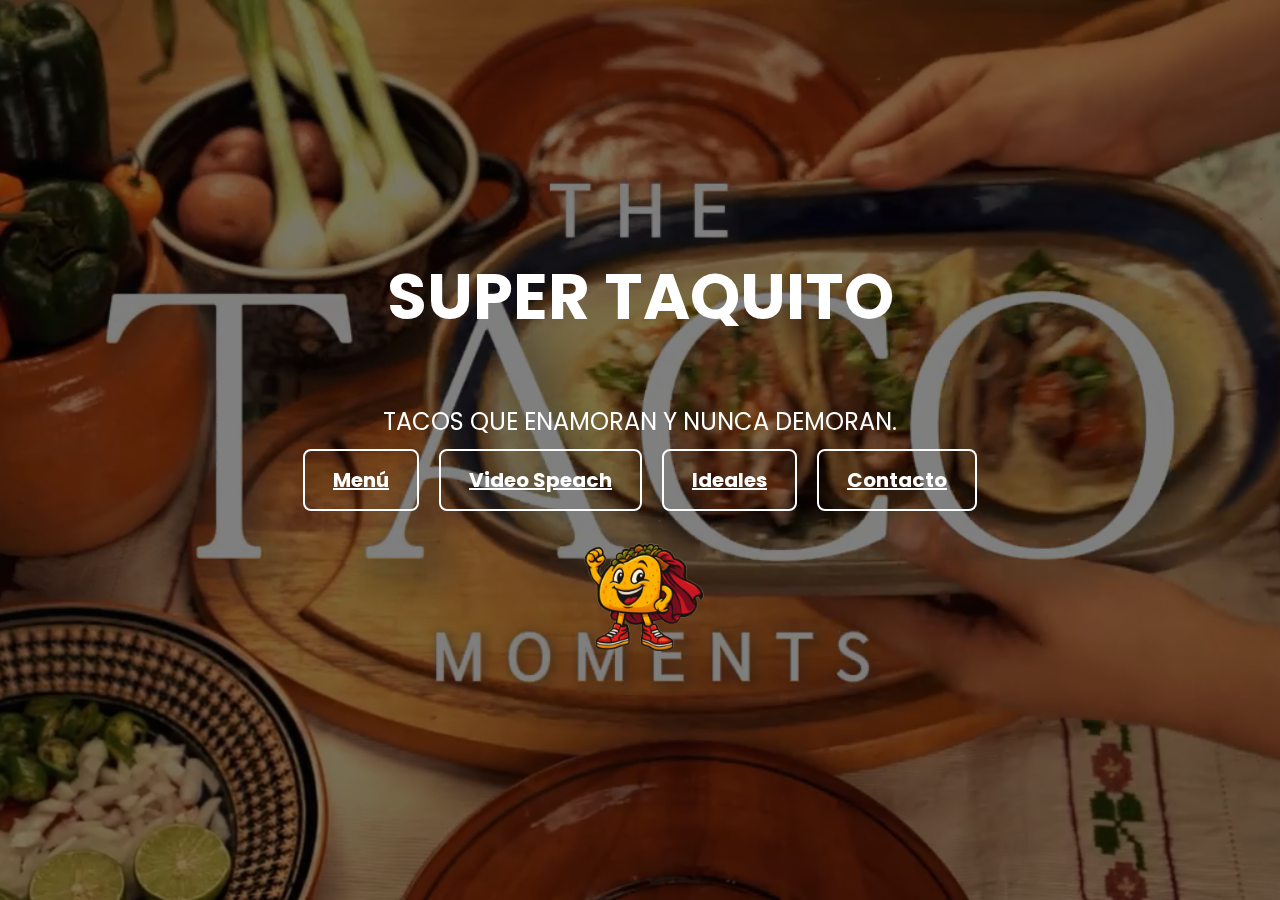
<file: index.html>
<!doctype html>
<html lang="es">
<head>
  <meta charset="utf-8">
  <meta name="viewport" content="width=device-width,initial-scale=1">
  <title>Super Taquito</title>

  <link rel="icon" href="Imagenes/logospt.png" type="logospt/png">

  <link rel="stylesheet" href="css/base.css">
  <link rel="stylesheet" href="css/inicio.css">

</head>
<body>
  <section class="hero">
    <video autoplay muted loop playsinline class="hero-video">
      <source src="Imagenes/video.mp4" type="video/mp4">
    </video>

    <div class="overlay">

      <h1 class="logo">Super Taquito</h1>
      <h2 class="subtitle">Tacos que enamoran y nunca demoran.</h2>

      <div class="nav-buttons">
        <a href="menu.html" class="btn-outline">Menú</a>
        <a href="OLA.html" class="btn-outline">Video Speach</a>
        <a href="Ideales.html" class="btn-outline">Ideales</a>
        <a href="contacto.html" class="btn-outline">Contacto</a>
      </div>

      <div class="bottom-logo">
        <img src="Imagenes/Logito.png" alt="Logo Super Taquito" id="adminAccess">
      </div>

    </div>
  </section>

  <!-- 🔐 Acceso oculto al login -->
  <script>
    document.getElementById("adminAccess").addEventListener("click", () => {
      window.location.href = "login.html";
    });
  </script>

</body>
</html>
</file>
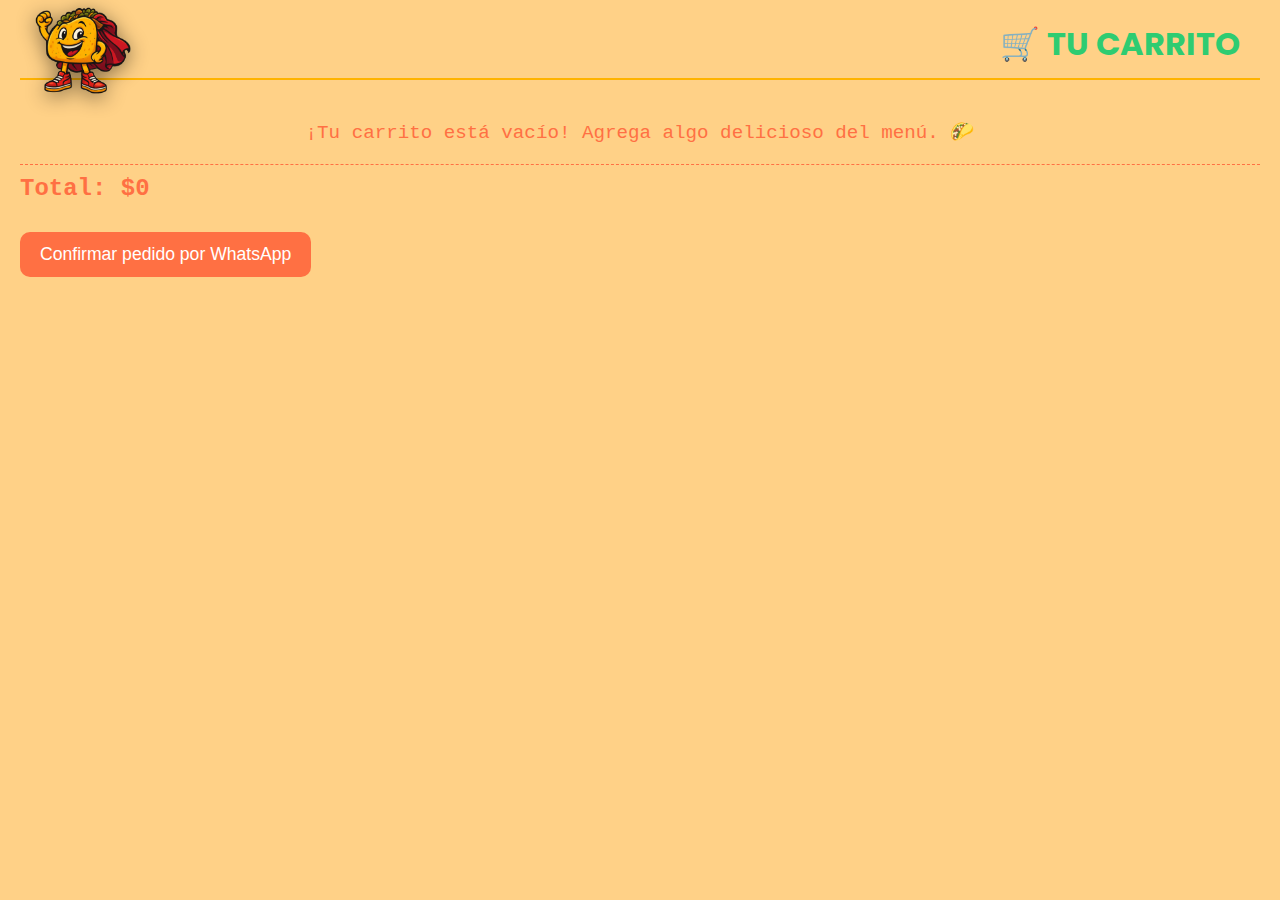
<file: carrito.html>
<!doctype html>
<html lang="es">
<head>
  <meta charset="utf-8">
  <meta name="viewport" content="width=device-width,initial-scale=1">
  <title>Carrito - Super Taquito</title>

  <link rel="icon" href="Imagenes/logospt.png" type="image/png">
  <link rel="stylesheet" href="css/base.css">
  <link rel="stylesheet" href="css/carrito.css">
</head>

<body>

  <header>
    <!-- Logo flotante a la izquierda -->
    <a href="menu.html" class="btn-volver-img">
      <img src="Imagenes/Logito.png" alt="Volver al menú">
    </a>

    <!-- Título alineado a la derecha -->
    <h2 class="titulo-carrito">🛒 Tu Carrito</h2>
  </header>

  <!-- Listado de productos -->
  <div id="carrito-lista"></div>

  <!-- Total -->
  <div class="total" id="total"></div>

  <!-- Botón confirmar -->
  <button id="pedido-btn">Confirmar pedido por WhatsApp</button>


<script>
  /* ============================
       VARIABLES DE CARRITO
  ============================= */
  let carrito = JSON.parse(localStorage.getItem("carrito")) || [];
  const lista = document.getElementById("carrito-lista");
  const totalEl = document.getElementById("total");


  /* ============================
        RENDER PRINCIPAL
  ============================= */
  function renderCarrito() {
    lista.innerHTML = "";
    let total = 0;

    if (carrito.length === 0) {
      lista.innerHTML = `
        <p style="
          text-align:center;
          margin-top:40px;
          font-size:1.2rem;
          color:#ff7043;">
          ¡Tu carrito está vacío! Agrega algo delicioso del menú. 🌮
        </p>`;
      totalEl.textContent = "Total: $0";
      return;
    }

    carrito.forEach((item, i) => {
      item.cantidad = item.cantidad || 1;
      const subtotal = item.precio * item.cantidad;
      total += subtotal;

      const div = document.createElement("div");
      div.classList.add("carrito-item");

      div.innerHTML = `
        <div class="item-info">
          <img src="${item.imagenUrl}" alt="${item.nombre}" class="item-img">
          <span>${item.nombre}</span>
        </div>

        <div class="item-quantity-control">
          <button class="qty-btn minus-btn" data-index="${i}" ${item.cantidad == 1 ? "disabled" : ""}>-</button>
          <input class="qty-input" value="${item.cantidad}" readonly>
          <button class="qty-btn plus-btn" data-index="${i}">+</button>
        </div>

        <div class="item-actions">
          <span class="item-line-total">$${subtotal.toLocaleString("es-ES")}</span>
          <button class="remove-btn" data-index="${i}">❌</button>
        </div>
      `;

      lista.appendChild(div);
    });

    totalEl.textContent = "Total: $" + total.toLocaleString("es-ES");

    activarEventos();
  }


  /* ============================
         EVENTOS DINÁMICOS
  ============================= */
  function activarEventos() {

    // Eliminar ítems
    document.querySelectorAll(".remove-btn").forEach(btn => {
      btn.addEventListener("click", () => {
        const i = btn.dataset.index;
        carrito.splice(i, 1);
        guardar();
        renderCarrito();
      });
    });

    // Botón +
    document.querySelectorAll(".plus-btn").forEach(btn => {
      btn.addEventListener("click", () => {
        const i = btn.dataset.index;
        carrito[i].cantidad++;
        guardar();
        renderCarrito();
      });
    });

    // Botón -
    document.querySelectorAll(".minus-btn").forEach(btn => {
      btn.addEventListener("click", () => {
        const i = btn.dataset.index;
        if (carrito[i].cantidad > 1) {
          carrito[i].cantidad--;
          guardar();
          renderCarrito();
        }
      });
    });
  }


  /* ============================
             GUARDAR
  ============================= */
  function guardar() {
    localStorage.setItem("carrito", JSON.stringify(carrito));
  }


  /* ============================
         CONFIRMAR PEDIDO
  ============================= */
  document.getElementById("pedido-btn").addEventListener("click", () => {
    if (carrito.length === 0) {
      alert("Tu carrito está vacío 😅");
      return;
    }

    const total = carrito.reduce((t,i)=>t + i.precio * i.cantidad, 0);

    const listaPedido = carrito
      .map(i => `${i.cantidad}x ${i.nombre} ($${(i.precio*i.cantidad).toLocaleString("es-ES")})`)
      .join("\n");

    const mensaje = encodeURIComponent(
      "Hola Super Taquito! Quiero hacer este pedido:\n" +
      listaPedido +
      `\n\nTotal: $${total.toLocaleString("es-ES")}`
    );

    window.open(`https://wa.me/5493517015356?text=${mensaje}`, "_blank");
  });


  /* ============================
      INICIAR
  ============================= */
  renderCarrito();
</script>

</body>
</html>
</file>
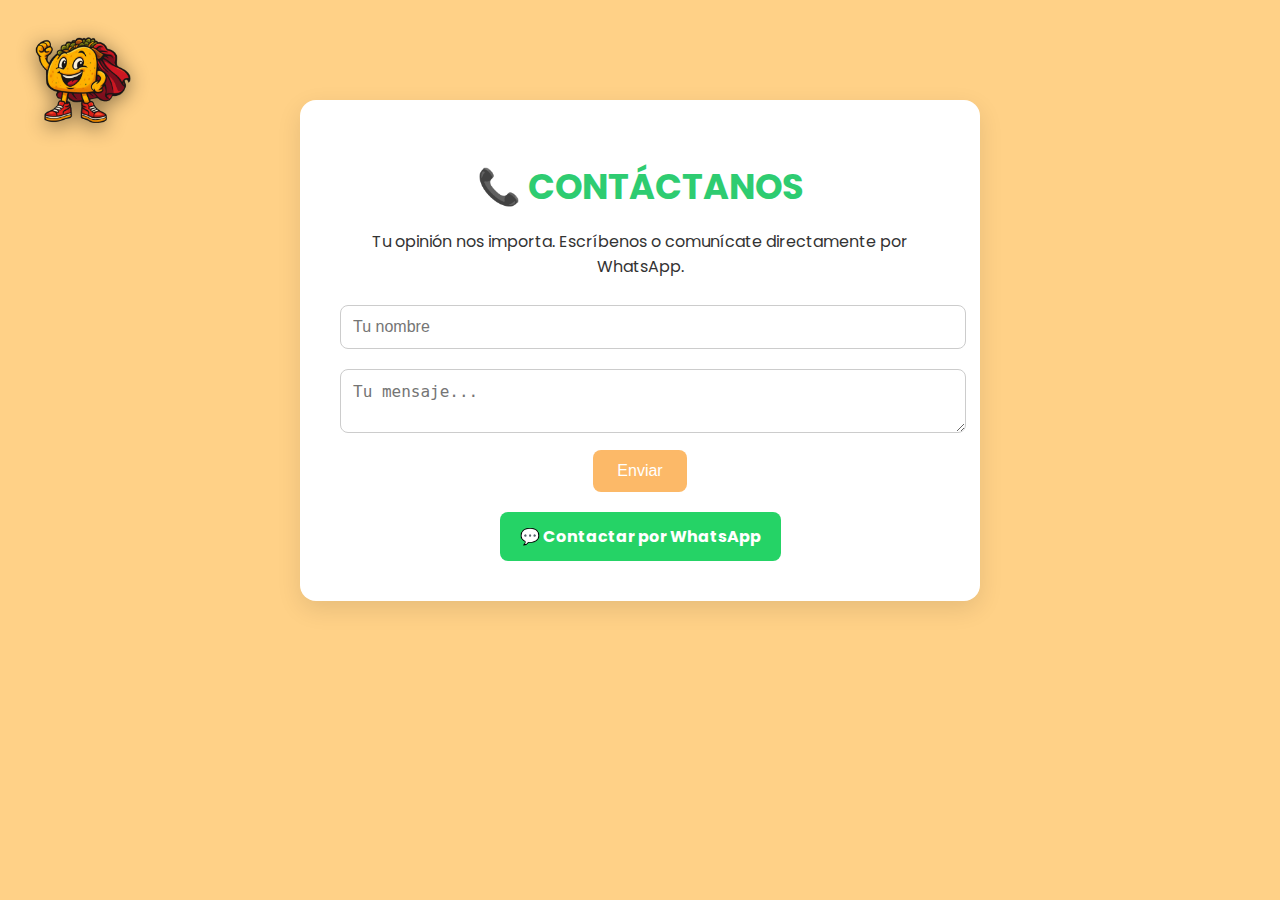
<file: contacto.html>
<!doctype html>
<html lang="es">
<head>
  <meta charset="utf-8">
  <meta name="viewport" content="width=device-width,initial-scale=1">
  <title>Contacto - Super Taquito</title>
  <link rel="icon" href="Imagenes/logospt.png" type="image/png">
  <link rel="stylesheet" href="css/base.css">
  <link rel="stylesheet" href="css/contacto.css">
</head>
<body class="bg-contacto">

<header class="internal-header">
  <a href="index.html" class="logo-float">
    <img src="Imagenes/Logito.png" alt="Volver al inicio" class="logo-animated">
  </a>
</header>

<section class="contact-section">
  <h2>📞 Contáctanos</h2>
  <p>Tu opinión nos importa. Escríbenos o comunícate directamente por WhatsApp.</p>

  <form id="webhookForm" class="contact-form">
    <div class="form-group">
      <input type="text" id="name" placeholder="Tu nombre" required>
    </div>
    <div class="form-group">
      <textarea id="mensaje" placeholder="Tu mensaje..." required></textarea>
    </div>
    <button type="submit" class="btn-outline">Enviar</button>
  </form>

  <a href="https://wa.me/5493517015356?text=${mensaje}" 
     class="btn-whatsapp" target="_blank">💬 Contactar por WhatsApp</a>

  <div id="estado" class="hidden">✅ ¡Mensaje enviado con éxito!</div>
</section>

<script>
  document.getElementById("webhookForm").addEventListener("submit", function (e) {
    e.preventDefault();
    const nombre = document.getElementById("name").value.trim();
    const mensaje = document.getElementById("mensaje").value.trim();
    const estado = document.getElementById("estado");

    if (!mensaje || !nombre) {
      estado.textContent = "Por favor, completa todos los campos.";
      estado.style.color = "red";
      estado.classList.remove("hidden");
      return;
    }

    // 🟢 Cuando tengas el webhook, reemplazá "" por su URL
    fetch("https://discord.com/api/webhooks/1438372610265317447/pk_OK11xzxsQ-y06s2G8mPQYBz-B0RxgH5Q3of5ETeeVpSPP7extkjnZQNwFR7aNFth5", {
      method: "POST",
      headers: { "Content-Type": "application/json" },
      body: JSON.stringify({ content: `📩 Nuevo mensaje de ${nombre}:\n${mensaje}` })
    })
    .then(response => {
      if (response.ok) {
        estado.textContent = "Mensaje enviado correctamente, se te responderá a la brevedad.";
        estado.style.color = "green";
        estado.classList.remove("hidden");
        document.getElementById("mensaje").value = "";
        document.getElementById("name").value = "";
      } else {
        estado.textContent = "Error al enviar el mensaje.";
        estado.style.color = "red";
        estado.classList.remove("hidden");
      }
    })
    .catch(error => {
      console.error("Error:", error);
      estado.textContent = "Error al enviar el mensaje.";
      estado.style.color = "red";
      estado.classList.remove("hidden");
    });
  });
</script>

</body>
</html>
</file>
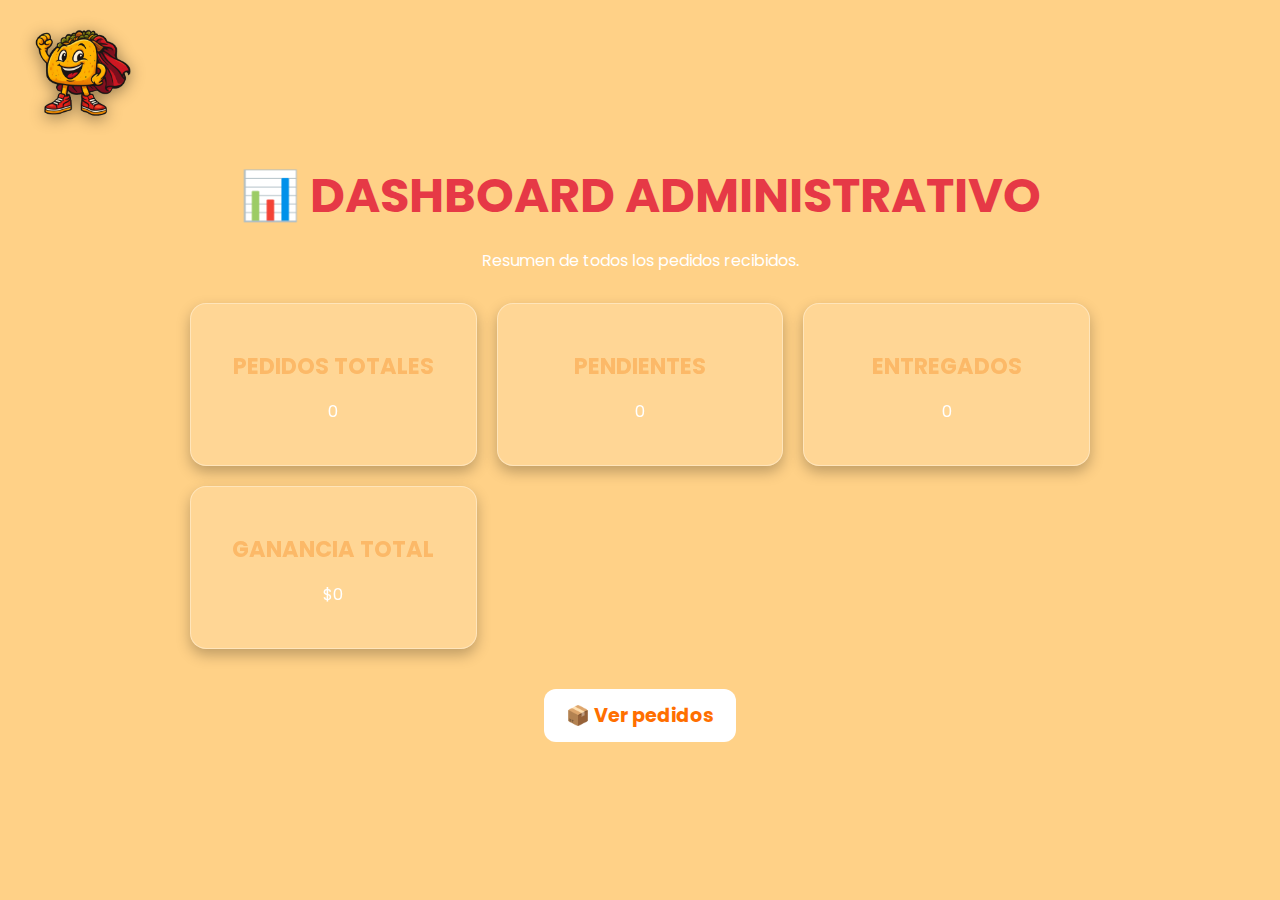
<file: dashboard.html>
<!doctype html>
<html lang="es">
<head>
  <meta charset="utf-8">
  <meta name="viewport" content="width=device-width,initial-scale=1">
  <title>Dashboard - Super Taquito</title>

  <link rel="icon" href="Imagenes/logospt.png" type="image/png">
  <link rel="stylesheet" href="css/base.css">
  <link rel="stylesheet" href="css/contacto.css">

  <style>
    .dashboard-container {
      max-width: 900px;
      margin: 160px auto 50px;
      text-align: center;
      color: white;
      animation: fadeIn 1s ease;
    }

    .stat-grid {
      display: grid;
      gap: 20px;
      grid-template-columns: repeat(auto-fit, minmax(220px, 1fr));
      margin-top: 30px;
    }

    .stat-card {
      background: rgba(255,255,255,0.12);
      border: 1px solid rgba(255,255,255,0.35);
      padding: 25px;
      border-radius: 16px;
      backdrop-filter: blur(6px);
      box-shadow: 0 6px 14px rgba(0,0,0,0.25);
      animation: fadeCard 0.8s ease;
    }

    @keyframes fadeCard {
      from { opacity:0; transform: translateY(10px); }
      to { opacity:1; transform: translateY(0); }
    }

    .stat-card h3 {
      margin-bottom: 10px;
      font-size: 1.4rem;
    }

    .go-pedidos {
      margin-top: 40px;
      display: inline-block;
      padding: 12px 22px;
      border-radius: 12px;
      background: white;
      color: #ff6f00;
      text-decoration: none;
      font-weight: bold;
      font-size: 1.2rem;
      transition: 0.3s;
    }

    .go-pedidos:hover {
      background: #ffe4c4;
      transform: scale(1.05);
    }

    .admin-logo {
      position: fixed;
      top: 20px;
      left: 20px;
      width: 120px;
      animation: float 3s ease-in-out infinite;
      filter: drop-shadow(0 3px 8px rgba(0,0,0,0.4));
      transition: 0.3s;
    }

    .admin-logo:hover {
      transform: scale(1.1);
      filter:
        drop-shadow(0 0 12px rgba(255,255,255,1))
        drop-shadow(0 0 25px rgba(255,180,0,0.95));
    }
  </style>
</head>

<body class="bg-contacto">

  <img src="Imagenes/Logito.png" class="admin-logo" id="goIndex">

  <div class="dashboard-container">
    <h1>📊 Dashboard Administrativo</h1>
    <p>Resumen de todos los pedidos recibidos.</p>

    <div class="stat-grid">
      <div class="stat-card">
        <h3>Pedidos Totales</h3>
        <p id="statTotal">0</p>
      </div>

      <div class="stat-card">
        <h3>Pendientes</h3>
        <p id="statPendientes">0</p>
      </div>

      <div class="stat-card">
        <h3>Entregados</h3>
        <p id="statEntregados">0</p>
      </div>

      <div class="stat-card">
        <h3>Ganancia Total</h3>
        <p id="statGanancia">$0</p>
      </div>
    </div>

    <a href="pedidos.html" class="go-pedidos">📦 Ver pedidos</a>
  </div>

<script>
document.getElementById("goIndex").addEventListener("click", ()=>{
  window.location.href = "index.html";
});

const orders = JSON.parse(localStorage.getItem("st_orders") || "[]");

document.getElementById("statTotal").textContent = orders.length;
document.getElementById("statPendientes").textContent = orders.filter(o=>o.estado==="pendiente").length;
document.getElementById("statEntregados").textContent = orders.filter(o=>o.estado==="entregado").length;

const total = orders.reduce((t,o)=>t+o.total,0);
document.getElementById("statGanancia").textContent = "$" + total.toLocaleString("es-AR");
</script>

</body>
</html>
</file>
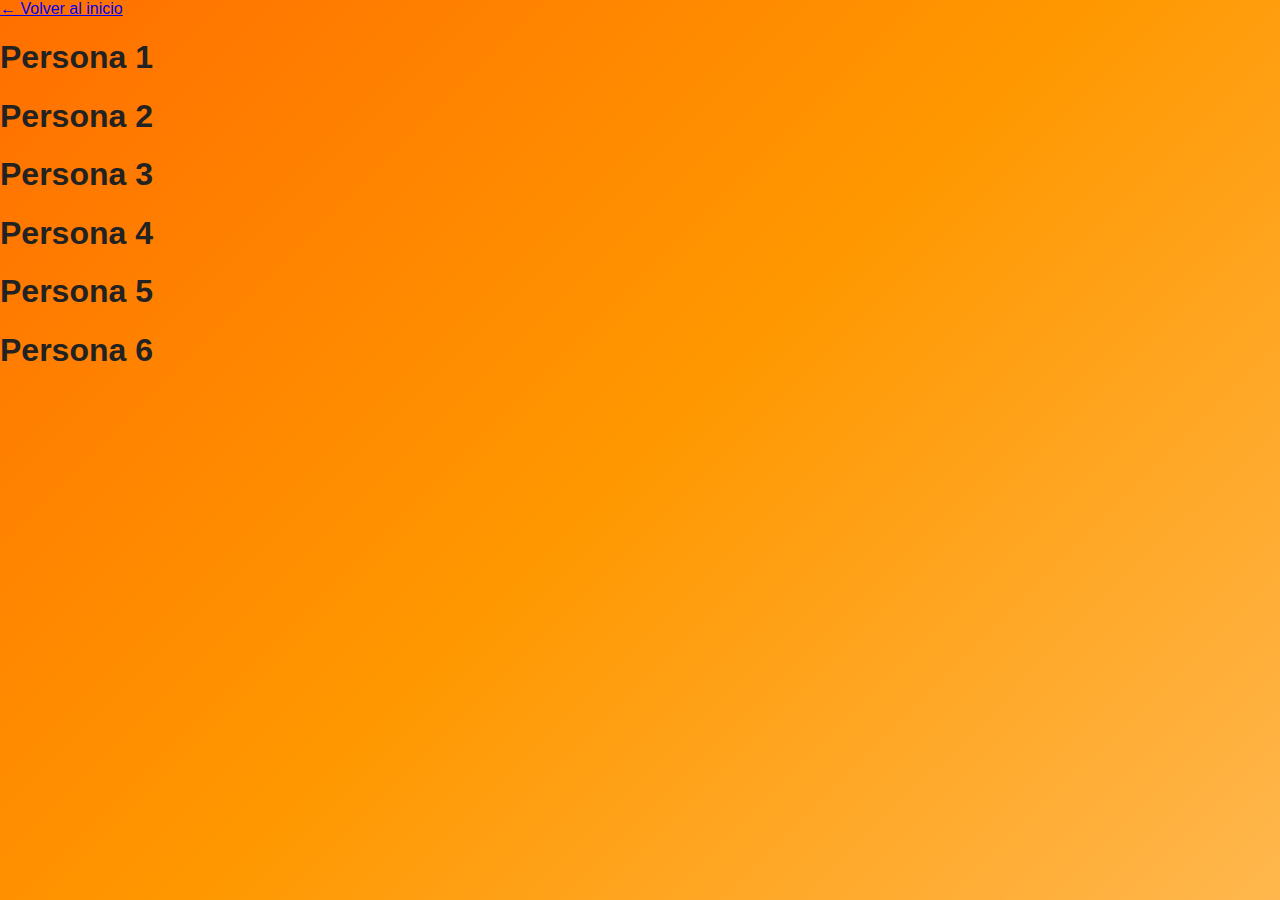
<file: galeria.html>
<!doctype html>
<html lang="es">
<head>
  <meta charset="utf-8">
  <meta name="viewport" content="width=device-width,initial-scale=1">
  <title>Galería - Super Taquito</title>
  <link rel="stylesheet" href="css/style.css">
</head>
<body>
  <header class="internal-header">
    <a href="index.html" class="btn-outline">← Volver al inicio</a>
  </header>

  <!-- Secciones de la galería -->
  <section class="gallery-slide" style="background-image:url('https://randomuser.me/api/portraits/men/32.jpg')">
    <div class="overlay"><h1>Persona 1</h1></div>
  </section>

  <section class="gallery-slide" style="background-image:url('https://randomuser.me/api/portraits/women/44.jpg')">
    <div class="overlay"><h1>Persona 2</h1></div>
  </section>

  <section class="gallery-slide" style="background-image:url('https://randomuser.me/api/portraits/men/21.jpg')">
    <div class="overlay"><h1>Persona 3</h1></div>
  </section>

  <section class="gallery-slide" style="background-image:url('https://randomuser.me/api/portraits/women/65.jpg')">
    <div class="overlay"><h1>Persona 4</h1></div>
  </section>

  <section class="gallery-slide" style="background-image:url('https://randomuser.me/api/portraits/men/54.jpg')">
    <div class="overlay"><h1>Persona 5</h1></div>
  </section>

  <section class="gallery-slide" style="background-image:url('https://randomuser.me/api/portraits/women/12.jpg')">
    <div class="overlay"><h1>Persona 6</h1></div>
  </section>
</body>
</html>
</file>
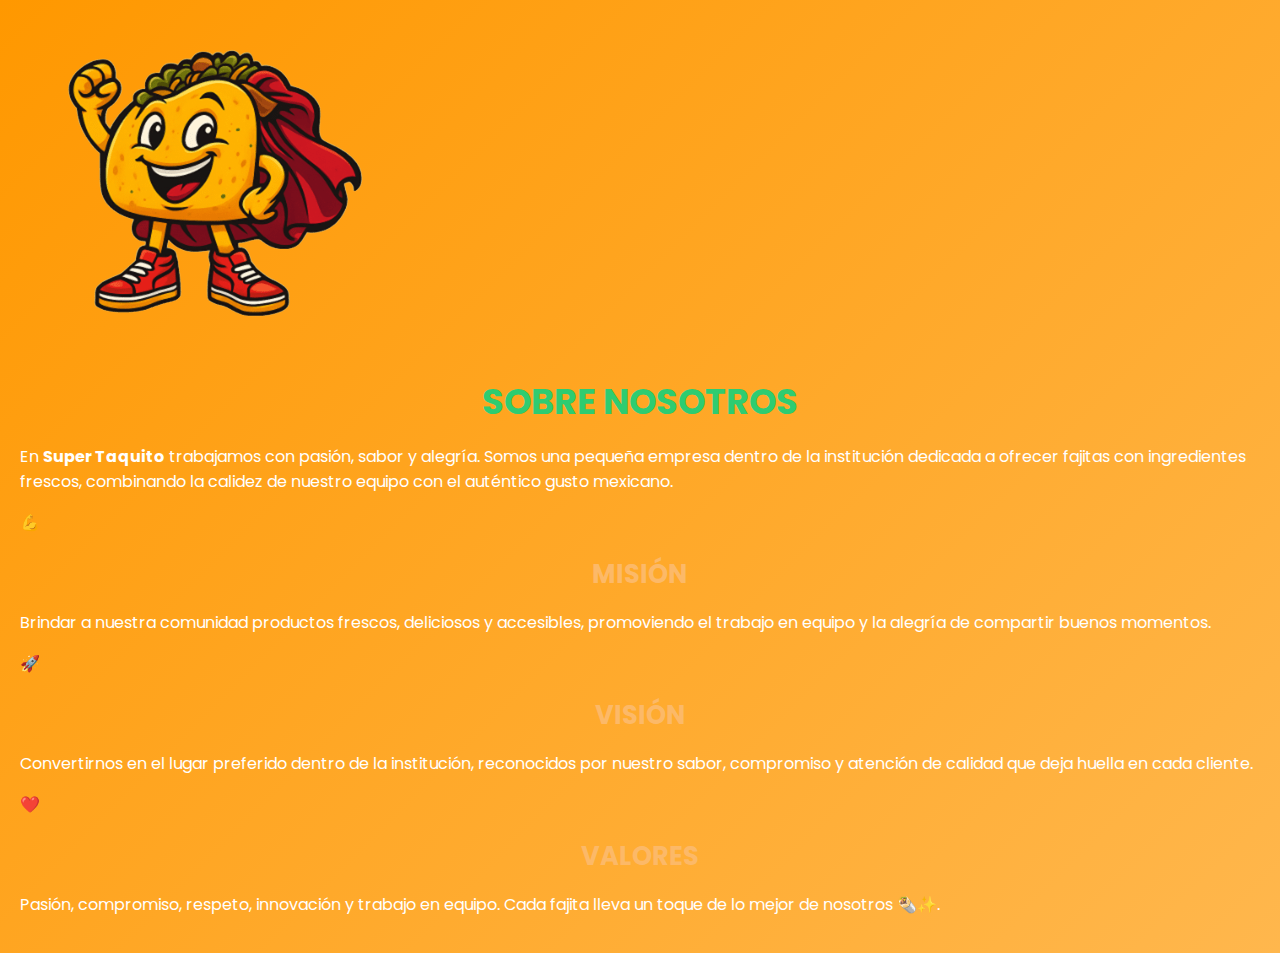
<file: Ideales.html>
<!doctype html>
<html lang="es">
<head>
  <meta charset="utf-8">
  <meta name="viewport" content="width=device-width,initial-scale=1">
  <title>Ideales - Super Taquito</title>
  <link rel="icon" href="Imagenes/Logito.png" type="image/png">

  <!-- CSS base y estilos del módulo -->
  <link rel="stylesheet" href="css/base.css">
  <link rel="stylesheet" href="css/pedidos.css">
  
</head>

<body class="bg-pedidos">
  <a href="index.html" class="btn-volver-img">
      <img src="Imagenes/Logito.png" alt="Volver">
  </a>

  <section class="sobre-nosotros">
    <div class="contenido-sobre">
      <h2> Sobre Nosotros </h2>

      <p>
        En <strong>Super Taquito</strong> trabajamos con pasión, sabor y alegría.  
        Somos una pequeña empresa dentro de la institución dedicada a ofrecer fajitas con ingredientes frescos, 
        combinando la calidez de nuestro equipo con el auténtico gusto mexicano.  
      </p>

      <div class="bloques-sobre">
        
        <div class="bloque">
          <div class="icono">💪</div>
          <h3>MISIÓN</h3>
          <p>
            Brindar a nuestra comunidad productos frescos, deliciosos y accesibles, 
            promoviendo el trabajo en equipo y la alegría de compartir buenos momentos.
          </p>
        </div>

        <div class="bloque">
          <div class="icono">🚀</div>
          <h3>VISIÓN</h3>
          <p>
            Convertirnos en el lugar preferido dentro de la institución, reconocidos por nuestro sabor, 
            compromiso y atención de calidad que deja huella en cada cliente.
          </p>
        </div>

        <div class="bloque">
          <div class="icono">❤️</div>
          <h3>VALORES</h3>
          <p>
            Pasión, compromiso, respeto, innovación y trabajo en equipo.  
            Cada fajita lleva un toque de lo mejor de nosotros 🌯✨.
          </p>
        </div>

      </div>
    </div>
  </section>

  <script>
    document.addEventListener("DOMContentLoaded", () => {
      const seccion = document.querySelector(".sobre-nosotros");
      seccion.style.opacity = 0;
      setTimeout(() => {
        seccion.style.transition = "opacity 1.2s ease-in-out";
        seccion.style.opacity = 1;
      }, 200);
    });
  </script>

</body>
</html>
</file>
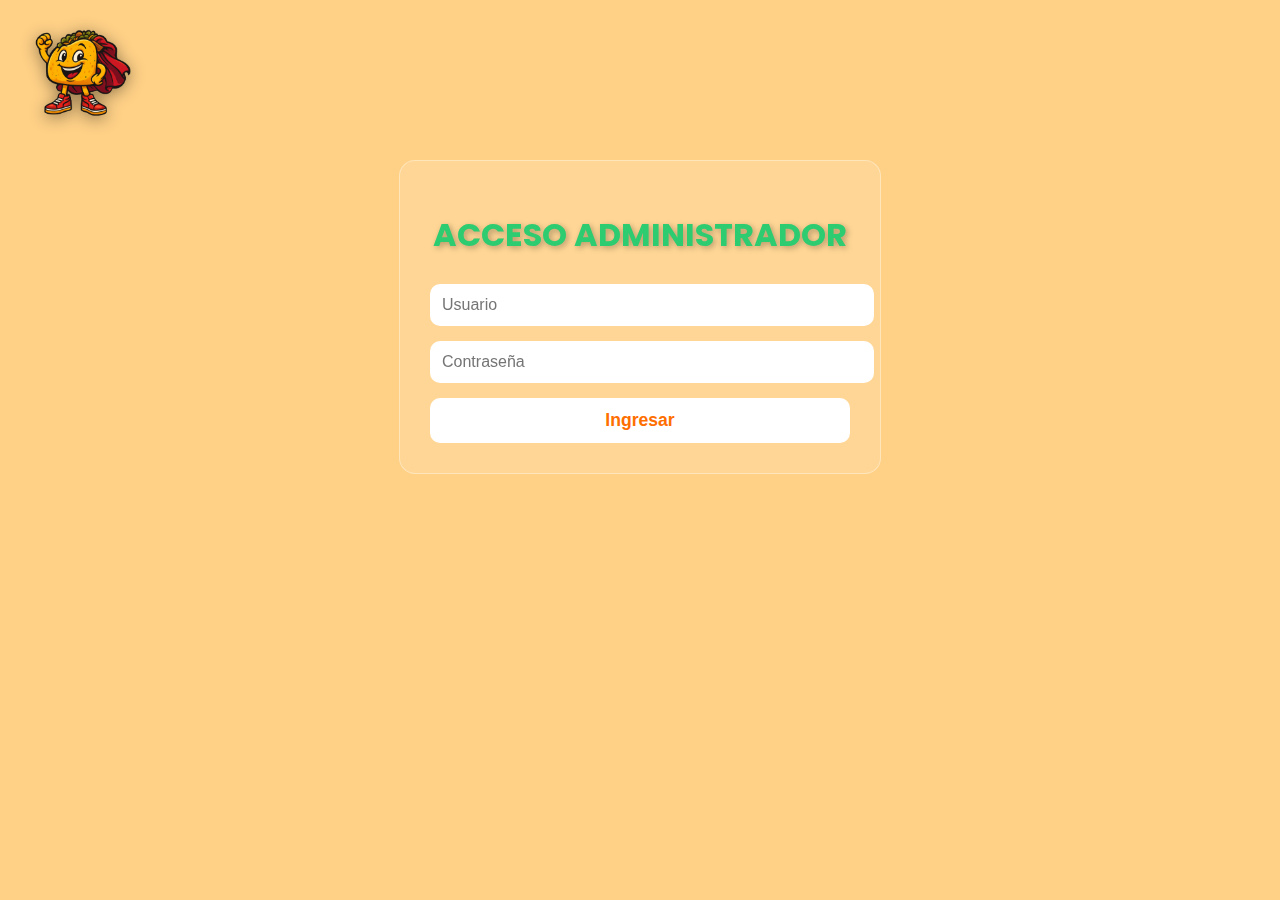
<file: login.html>
<!doctype html>
<html lang="es">
<head>
  <meta charset="utf-8">
  <meta name="viewport" content="width=device-width,initial-scale=1">
  <title>Acceso Administrador - Super Taquito</title>

  <link rel="icon" href="Imagenes/logospt.png" type="image/png">
  <link rel="stylesheet" href="css/base.css">
  <link rel="stylesheet" href="css/contacto.css">

  <style>
    .login-container {
      max-width: 420px;
      margin: 160px auto 0;
      background: rgba(255,255,255,0.12);
      border: 1px solid rgba(255,255,255,0.35);
      padding: 30px;
      border-radius: 16px;
      backdrop-filter: blur(6px);
      text-align: center;
      color: white;
      animation: fadeIn 1s ease;
    }

    .login-container h2 {
      margin-bottom: 25px;
      font-size: 2rem;
      text-shadow: 2px 2px 6px rgba(0,0,0,0.3);
    }

    .login-container input {
      width: 100%;
      padding: 12px;
      margin-bottom: 15px;
      border-radius: 10px;
      border: none;
      outline: none;
      font-size: 1rem;
    }

    .login-btn {
      width: 100%;
      padding: 12px;
      border-radius: 10px;
      background: white;
      color: #ff6f00;
      border: none;
      font-weight: bold;
      cursor: pointer;
      font-size: 1.1rem;
      transition: 0.3s;
    }

    .login-btn:hover {
      background: #ffe4c4;
      transform: scale(1.05);
    }

    /* Logo flotante igual al contacto */
    .admin-logo {
      position: fixed;
      top: 20px;
      left: 20px;
      width: 120px;
      animation: float 3s ease-in-out infinite;
      filter: drop-shadow(0 3px 8px rgba(0,0,0,0.4));
      transition: 0.3s;
    }

    .admin-logo:hover {
      transform: scale(1.1);
      filter:
        drop-shadow(0 0 12px rgba(255,255,255,1))
        drop-shadow(0 0 25px rgba(255,180,0,0.95));
    }

    @keyframes float {
      0%,100% { transform: translateY(0); }
      50% { transform: translateY(-8px); }
    }
  </style>
</head>
<body class="bg-contacto">

  <a href="index.html">
    <img src="Imagenes/Logito.png" class="admin-logo">
  </a>

  <div class="login-container">
    <h2>Acceso Administrador</h2>

    <input type="text" id="user" placeholder="Usuario">
    <input type="password" id="pass" placeholder="Contraseña">

    <button class="login-btn" id="loginBtn">Ingresar</button>
    <p id="loginError" style="margin-top:10px; color:#ffebee; display:none;">
      Usuario o contraseña incorrectos.
    </p>
  </div>

<script>
document.getElementById("loginBtn").addEventListener("click", () => {
  const u = document.getElementById("user").value.trim();
  const p = document.getElementById("pass").value.trim();

  if (u === "Administrador" && p === "Nixcobt") {
    localStorage.setItem("adminLogged", "true");
    window.location.href = "dashboard.html";
  } else {
    document.getElementById("loginError").style.display = "block";
  }
});
</script>

</body>
</html>
</file>
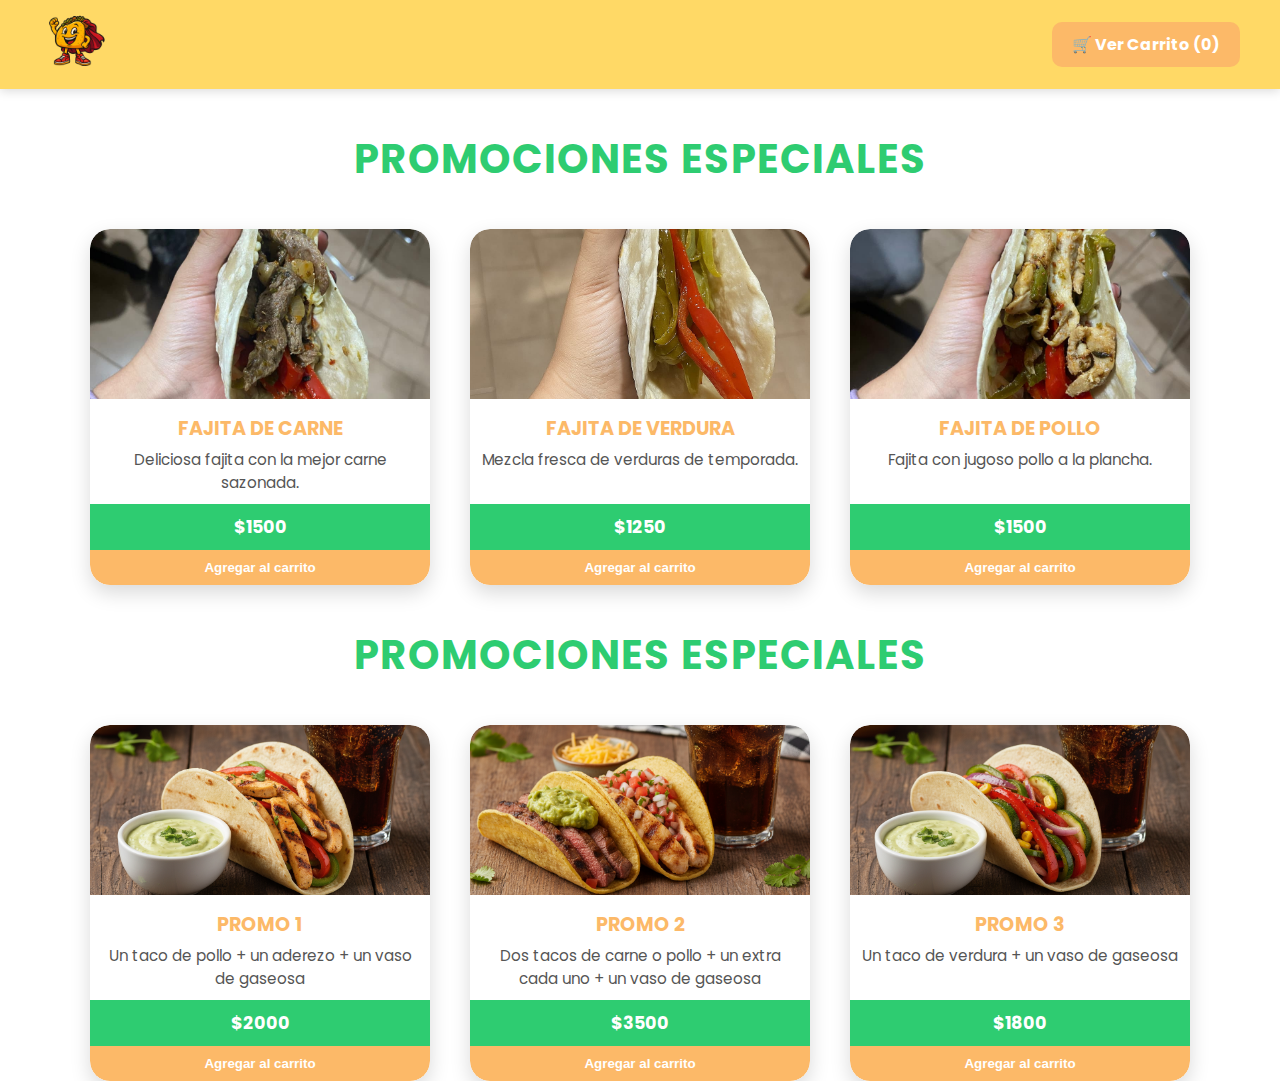
<file: menu.html>
<!doctype html>
<html lang="es">
<head>
  <meta charset="utf-8">
  <meta name="viewport" content="width=device-width,initial-scale=1">
  <title>Menú - Super Taquito</title>
  <link rel="icon" href="Imagenes/logospt.png" type="image/png">

  <link rel="stylesheet" href="css/base.css">
  <link rel="stylesheet" href="css/menu.css">
  
  <style>
    /* 👇 FIX: asegura que las tarjetas se alineen en filas parejas */
    .container > .grid {
      display: grid;
      grid-template-columns: repeat(auto-fit, minmax(280px, 1fr));
      gap: 40px;
      justify-items: center;
      align-items: stretch; /* fuerza que todas las tarjetas tengan misma altura */
      width: 100%;
      max-width: 1100px;
      margin: 0 auto;
    }

    .card {
      height: 100%; /* que ocupen todo el alto disponible */
      display: flex;
      flex-direction: column;
      justify-content: space-between;
    }
  </style>
</head>

<body>
  <header>
    <a href="index.html">
      <img src="Imagenes/Logito.png" alt="Logo Super Taquito" class="logo" width="80">
    </a>
    <a href="carrito.html" class="cart-btn">🛒 Ver Carrito (<span id="cart-count">0</span>)</a>
  </header>

  <!-- Catálogo principal -->
  <section class="container">
    <h2> Promociones Especiales</h2>
    <div class="grid">
      <div class="card">
        <img src="Imagenes/fajitascarte.jpg" alt="Fajita de carne">
        <h3>Fajita de carne</h3>
        <p>Deliciosa fajita con la mejor carne sazonada.</p>
        <div class="price">$1500
        </div>
        <button onclick="agregarAlCarrito('Fajita de carne', 1500, 'Imagenes/fajitascarte.jpg')">Agregar al carrito</button>
      </div>

      <div class="card">
        <img src="Imagenes/faijtasverdura.jpg" alt="Fajita de verdura">
        <h3>Fajita de verdura</h3>
        <p>Mezcla fresca de verduras de temporada.</p>
        <div class="price">$1250</div>
        <button onclick="agregarAlCarrito('Fajita de verdura', 1250, 'Imagenes/faijtasverdura.jpg')">Agregar al carrito</button>
      </div>

      <div class="card">
        <img src="Imagenes/fajitaspollo.jpg" alt="Fajita de pollo">
        <h3>Fajita de pollo</h3>
        <p>Fajita con jugoso pollo a la plancha.</p>
        <div class="price">$1500</div>
        <button onclick="agregarAlCarrito('Taco de Pollo', 1500, 'Imagenes/fajitaspollo.jpg')">Agregar al carrito</button>
      </div>
    </div>
  </section>

  <!-- Promociones especiales -->
  <section class="container">
    <h2> Promociones Especiales</h2>
    <div class="grid">
      <div class="card">
        <img src="Imagenes/promo1.png" alt="Taco Pollo + Aderezo + Gaseosa">
        <h3>Promo 1</h3>
        <p>Un taco de pollo + un aderezo + un vaso de gaseosa</p>
        <div class="price">$2000</div>
        <button onclick="agregarAlCarrito('Promo 1: Taco Pollo, Aderezo y Gaseosa', 2000, 'Imagenes/promo1.png')">Agregar al carrito</button>
      </div>

      <div class="card">
        <img src="Imagenes/promo2.png" alt="Dos Tacos (Carne/Pollo) + Extras + Gaseosa">
        <h3>Promo 2</h3>
        <p>Dos tacos de carne o pollo + un extra cada uno + un vaso de gaseosa</p>
        <div class="price">$3500</div>
        <button onclick="agregarAlCarrito('Promo 2: 2 Tacos (Carne/Pollo), Extras y Gaseosa', 3500, 'Imagenes/promo2.png')">Agregar al carrito</button>
      </div>

      <div class="card">
        <img src="Imagenes/promo3.png" alt="Taco Verdura + Gaseosa">
        <h3>Promo 3</h3>
        <p>Un taco de verdura + un vaso de gaseosa</p>
        <div class="price">$1800</div>
        <button onclick="agregarAlCarrito('Promo 3: Taco Verdura y Gaseosa', 1800, 'Imagenes/promo3.png')">Agregar al carrito</button>
      </div>
    </div>
  </section>

  <script>
    function obtenerCarrito() {
      return JSON.parse(localStorage.getItem("carrito")) || [];
    }

    function guardarCarrito(carrito) {
      localStorage.setItem("carrito", JSON.stringify(carrito));
      document.getElementById("cart-count").textContent = carrito.length;
    }

    function agregarAlCarrito(nombre, precio, imagenUrl) {
      let carrito = obtenerCarrito();
      carrito.push({ nombre, precio, imagenUrl });
      guardarCarrito(carrito);
      alert(`${nombre} agregado al carrito 🛒`);
    }

    document.addEventListener("DOMContentLoaded", () => {
      const carrito = obtenerCarrito();
      document.getElementById("cart-count").textContent = carrito.length;
    });
  </script>
</body>
</html>
</file>
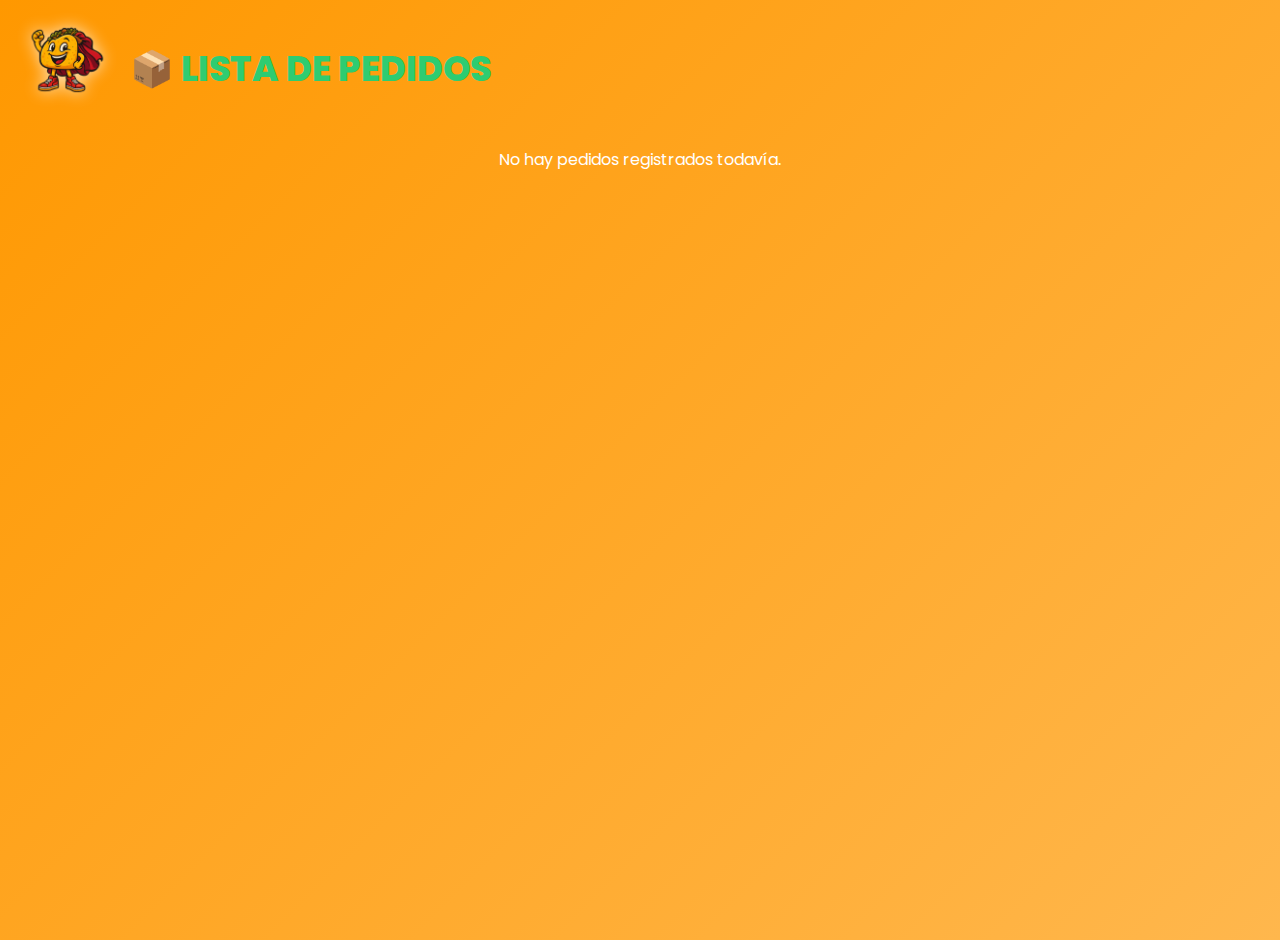
<file: pedidos.html>
<!doctype html>
<html lang="es">
<head>
  <meta charset="utf-8">
  <meta name="viewport" content="width=device-width,initial-scale=1">
  <title>Pedidos - Super Taquito</title>

  <link rel="icon" href="Imagenes/logospt.png" type="image/png">
  <link rel="stylesheet" href="css/base.css">
  <link rel="stylesheet" href="css/pedidos.css">
</head>

<body class="bg-pedidos">

<header class="internal-header">
  <a href="dashboard.html" class="logo-link">
    <img src="Imagenes/Logito.png" class="logo" alt="Volver a dashboard">
  </a>
  <h2 class="titulo-pedidos">📦 Lista de Pedidos</h2>
</header>

<section class="pedidos-container">

  <div id="lista-pedidos" class="pedidos-lista"></div>

</section>

<script>
/* ============================================
   LEER LOS PEDIDOS GUARDADOS POR EL CARRITO
============================================ */
const ORDERS_KEY = "st_orders";

function loadOrders() {
  try { 
    return JSON.parse(localStorage.getItem(ORDERS_KEY)) || [];
  } catch {
    return [];
  }
}

/* ============================================
   GUARDAR CAMBIOS (cambiar estado, etc)
============================================ */
function saveOrders(orders) {
  localStorage.setItem(ORDERS_KEY, JSON.stringify(orders));
}

/* ============================================
   RENDERIZAR LISTA DE PEDIDOS
============================================ */
function renderPedidos() {
  const cont = document.getElementById("lista-pedidos");
  const pedidos = loadOrders();

  cont.innerHTML = "";

  if (pedidos.length === 0) {
    cont.innerHTML = `
      <p style="color:white; text-align:center; margin-top:40px;">
        No hay pedidos registrados todavía.
      </p>`;
    return;
  }

  pedidos.forEach((p, index) => {

    const div = document.createElement("div");
    div.classList.add("pedido-card");

    const estadoColor = p.estado === "completado" ? "#4caf50" : "#ff9800";

    div.innerHTML = `
      <div class="pedido-top">
        <h3>Pedido #${p.id}</h3>
        <span class="estado-tag" style="background:${estadoColor};">${p.estado}</span>
      </div>

      <p><strong>Cliente:</strong> ${p.cliente}</p>
      <p><strong>Fecha:</strong> ${new Date(p.fecha).toLocaleString()}</p>
      <p><strong>Total:</strong> $${p.total.toLocaleString("es-ES")}</p>

      <h4>Productos:</h4>
      <ul class="items-list">
        ${p.items.map(i => `
            <li>${i.cantidad}x ${i.nombre} - $${(i.precio * i.cantidad).toLocaleString("es-ES")}</li>
        `).join("")}
      </ul>

      <button class="btn-estado" data-i="${index}">
        Cambiar estado
      </button>
    `;

    cont.appendChild(div);
  });

  // listeners botones cambiar estado
  document.querySelectorAll(".btn-estado").forEach(btn => {
    btn.addEventListener("click", () => {
      const index = btn.dataset.i;
      cambiarEstado(index);
    })
  });
}

/* ============================================
   CAMBIAR ESTADO DEL PEDIDO
============================================ */
function cambiarEstado(i) {
  const pedidos = loadOrders();

  pedidos[i].estado =
    pedidos[i].estado === "pendiente" ? "completado" : "pendiente";

  saveOrders(pedidos);
  renderPedidos();
}

/* inicializar */
renderPedidos();
</script>

</body>
</html>
</file>
<file: css/inicio.css>
/* ==========================================================
🏠 INICIO (Hero + Video de fondo)
========================================================== */
.hero {
  position: relative;
  height: 100vh;
  width: 100%;
  overflow: hidden;
}

.hero-video {
  position: absolute;
  width: 100%;
  height: 100%;
  object-fit: cover;
  z-index: 0;
}

.overlay {
  position: absolute;
  inset: 0;
  background: rgba(0,0,0,0.5);
  display: flex;
  flex-direction: column;
  align-items: center;
  justify-content: center;
  text-align: center;
  color: white;
  z-index: 1;
}

.logo {
  font-size: 64px;
  color: white;
  margin-bottom: 40px;
}

.subtitle {
  font-size: 1.5rem;
  font-weight: 400;
  color: white;
}

.nav-buttons {
  display: flex;
  flex-wrap: wrap;
  gap: 20px;
  justify-content: center;
}

.btn-outline {
  padding: 14px 28px;
  border: 2px solid white;
  background: transparent;
  color: white;
  font-size: 20px;
  font-weight: bold;
  border-radius: 8px;
  transition: 0.3s;
  cursor: pointer;
}

.btn-outline:hover {
  background: rgba(255,255,255,0.2);
}

.bottom-logo {
  margin-top: 20px;
}

.bottom-logo img {
  width: 150px;
  height: auto;
}

.internal-header {
  position: absolute;
  top: 20px;
  left: 20px;
  z-index: 2;
}

.logo-link img {
  width: 80px;
  transition: transform 0.3s;
}

.logo-link img:hover {
  transform: scale(1.1);
}
</file>
<file: css/carrito.css>
/* ==========================================================
🛒 CARRITO – Logo flotante a la izquierda + glow + animación
========================================================== */

body {
  font-family: Consolas, 'Courier New', monospace;
  padding: 20px;
  background-color: #ffd187;
  color: #333;
}

/* CABECERA */
header {
  display: flex;
  justify-content: space-between;
  align-items: center;
  padding-bottom: 10px;
  border-bottom: 2px solid #ffb300;
  margin-bottom: 20px;
  position: relative;
}

/* -------------------------------
   LOGO FLOTANTE A LA IZQUIERDA
------------------------------- */
.btn-volver-img {
  position: absolute;
  left: 0;
  top: 0;
  transform: translateY(-20%);
  z-index: 50;
}

.btn-volver-img img {
  width: 120px;
  height: auto;
  cursor: pointer;

  /* Sombra */
  filter: drop-shadow(0px 4px 10px rgba(0, 0, 0, 0.45));

  /* Animación */
  animation: float 3s ease-in-out infinite;

  transition: 0.25s ease;
}

/* Glow */
.btn-volver-img img:hover {
  transform: scale(1.12);
  opacity: 1;
  filter:
    drop-shadow(0 0 12px rgba(255,255,255,1))
    drop-shadow(0 0 25px rgba(255,180,0,0.95));
}

/* Flotación */
@keyframes float {
  0%   { transform: translate(0px, 0px); }
  50%  { transform: translate(0px, -10px); }
  100% { transform: translate(0px, 0px); }
}

/* -------------------------------
   TÍTULO "TU CARRITO" A LA DERECHA
------------------------------- */
.titulo-carrito {
  font-size: 2rem;
  font-weight: 700;
  margin: 0;
  text-align: right;
  flex-grow: 1;
  padding-right: 20px;
}

/* -------------------------------
   ITEMS DEL CARRITO
------------------------------- */
.carrito-item {
  background: white;
  border-radius: 10px;
  padding: 10px;
  margin: 10px 0;
  box-shadow: 0 2px 5px rgba(0,0,0,0.2);
  display: flex;
  justify-content: space-between;
  align-items: center;
}

/* MODIFICADO: Añadido flex-grow: 1 para empujar los otros elementos a la derecha */
.item-info {
  display: flex;
  align-items: center;
  gap: 15px;
  flex-grow: 1; 
}

.item-img {
  width: 60px;
  height: 60px;
  object-fit: cover;
  border-radius: 8px;
}

/* MODIFICADO: Añadido flex-end para que se pegue a la derecha de su contenedor */
.item-actions {
  display: flex;
  align-items: center;
  gap: 15px;
  font-weight: bold;
  justify-content: flex-end;
  min-width: 100px;
}

.remove-btn {
  background-color: #e63946;
  color: white;
  border: none;
  width: 35px;
  height: 35px;
  border-radius: 50%;
  cursor: pointer;
  transition: 0.2s;
}

.remove-btn:hover {
  background-color: #c0392b;
  transform: scale(1.12);
}

.total {
  font-size: 24px;
  margin-top: 20px;
  border-top: 1px dashed #ff7043;
  padding-top: 10px;
  font-weight: bold;
  color: #ff7043;
}

/* Button */
button {
  background-color: #ff7043;
  color: white;
  border: none;
  padding: 12px 20px;
  border-radius: 10px;
  cursor: pointer;
  font-size: 1.1rem;
  margin-top: 30px;
  transition: 0.25s;
}

button:hover {
  background-color: #ff8a65;
}

/* RESPONSIVO */
@media (max-width: 768px) {

  .btn-volver-img img {
    width: 90px;
  }

  .titulo-carrito {
    font-size: 1.6rem;
  }
}

/* -------------------------------
   CONTROLES DE CANTIDAD (AGREGADO)
------------------------------- */
.item-quantity-control {
  display: flex;
  align-items: center;
  gap: 5px;
  min-width: 100px;
  /* CAMBIO: Alinea los botones a la derecha dentro de su contenedor */
  justify-content: flex-end;
}

.qty-btn {
  background-color: var(--naranja); 
  color: white;
  border: none;
  width: 25px;
  height: 25px;
  border-radius: 5px;
  cursor: pointer;
  font-weight: bold;
  font-size: 1.1rem;
  line-height: 1;
  padding: 0;
  display: flex;
  justify-content: center;
  align-items: center;
}

.qty-btn:disabled {
  background-color: #ccc;
  cursor: not-allowed;
}

.qty-input {
  width: 40px;
  text-align: center;
  border: 1px solid #ccc;
  border-radius: 5px;
  padding: 5px 0;
  height: 25px;
  box-sizing: border-box;
  margin: 0; 
  flex-shrink: 0;
}

.item-line-total {
    min-width: 50px;
    text-align: right;
}
</file>
<file: css/contacto.css>
/* MODIFICADO: Color de fondo como en carrito.css */
body.bg-contacto {
  background-color: #ffd187;
  font-family: var(--fuente);
  color: #333;
}

.contact-section {
  max-width: 600px;
  margin: 100px auto;
  background: white;
  padding: 40px;
  border-radius: 16px;
  box-shadow: 0 8px 25px rgba(0,0,0,0.1);
  text-align: center;
  animation: fadeInUp 1s ease;
}

.contact-form input,
.contact-form textarea {
  width: 100%;
  padding: 12px;
  margin: 10px 0;
  border: 1px solid #ccc;
  border-radius: 8px;
  font-size: 1rem;
}

.btn-outline {
  background: var(--naranja);
  color: white;
  border: none;
  padding: 12px 24px;
  border-radius: 8px;
  cursor: pointer;
  font-size: 1rem;
  transition: 0.3s;
}

.btn-outline:hover {
  background: var(--verde);
}

.btn-whatsapp {
  display: inline-block;
  margin-top: 20px;
  background: #25D366;
  color: white;
  padding: 12px 20px;
  border-radius: 8px;
  text-decoration: none;
  font-weight: bold;
  transition: transform 0.3s ease;
}

.btn-whatsapp:hover {
  transform: scale(1.05);
}

#success-message {
  margin-top: 60px;
  color: var(--verde);
  font-weight: bold;
  animation: fadeIn 0.5s ease;
}

.hidden {
  display: none;
}


/* ==========================================================
   🛒 ESTILOS DEL LOGO FLOTANTE (Importados de carrito.css)
   ========================================================== */

.logo-float {
  position: absolute;
  left: 20px;
  /* CAMBIO: Se baja el logo de 30px a 50px (20px más) */
  top: 50px;
  transform: translateY(-20%);
  z-index: 50;
}

.logo-animated {
  width: 120px;
  height: auto;
  cursor: pointer;

  /* Sombra */
  filter: drop-shadow(0px 4px 10px rgba(0, 0, 0, 0.45));

  /* Animación de flote */
  animation: float 3s ease-in-out infinite;

  transition: 0.25s ease;
}

.logo-animated:hover {
  transform: scale(1.12);
  opacity: 1;
  filter:
    drop-shadow(0 0 12px rgba(255,255,255,1))
    drop-shadow(0 0 25px rgba(255,180,0,0.95));
}

@keyframes float {
  0%   { transform: translate(0px, 0px); }
  50%  { transform: translate(0px, -10px); }
  100% { transform: translate(0px, 0px); }
}
</file>
<file: css/style.css>
/* css/styles.css - estilos compartidos (glass + glow + logo animado) */

:root{
  --bg1:#ff6f00;
  --bg2:#ff9800;
  --accent:#ffb74d;
  --verde:#2ECC71;
  --rojo:#E63946;
  --blanco:#ffffff;
  --fondo:#f9dfb7;
  --fuente: 'Poppins', sans-serif;
}

*{box-sizing:border-box}
html,body{
  margin:0;
  padding:0;
  font-family: var(--fuente);
  background: linear-gradient(135deg,var(--bg1),var(--bg2),var(--accent));
  min-height:100vh;
  color:#222;
}

/* Logo animado (presente en páginas internas) */
.logo-animated {
  width: 110px;
  height: auto;
  filter: drop-shadow(0px 4px 10px rgba(0,0,0,0.45));
  animation: float 3s ease-in-out infinite;
  transition: transform .25s ease, filter .25s ease;
}
.logo-animated:hover{
  transform: scale(1.06);
  filter:
    drop-shadow(0 0 12px rgba(255,255,255,1))
    drop-shadow(0 0 25px rgba(255,180,0,0.95));
}

@keyframes float {
  0%{transform:translateY(0)}
  50%{transform:translateY(-8px)}
  100%{transform:translateY(0)}
}

/* Contenedores */
.container {
  max-width:1100px;
  margin:60px auto;
  padding:20px;
}

/* Glass card */
.card {
  background: rgba(255,255,255,0.08);
  border:1px solid rgba(255,255,255,0.18);
  backdrop-filter: blur(6px);
  border-radius: 12px;
  padding:18px;
  box-shadow: 0 8px 20px rgba(0,0,0,0.2);
  color: #fff;
}

/* Header simple para paginas públicas */
.header-inline {
  display:flex;
  align-items:center;
  justify-content:space-between;
  gap:12px;
}

/* Login box */
.login-center {
  min-height:100vh;
  display:flex;
  align-items:center;
  justify-content:center;
  padding:20px;
}
.login-card {
  width:360px;
  padding:30px;
  border-radius:12px;
  background: rgba(255,255,255,0.08);
  border:1px solid rgba(255,255,255,0.18);
  backdrop-filter: blur(6px);
  box-shadow: 0 8px 30px rgba(0,0,0,0.25);
  color:white;
  text-align:center;
}
.login-card h2{margin-bottom:14px}
.input {
  width:100%;
  padding:12px 14px;
  border-radius:10px;
  border:1px solid rgba(255,255,255,0.12);
  background: rgba(255,255,255,0.03);
  color:#fff;
  margin:10px 0;
  outline:none;
}
.btn {
  display:inline-block;
  padding:10px 16px;
  border-radius:10px;
  border:none;
  background:#ffb74d;
  color:#111;
  font-weight:700;
  cursor:pointer;
  transition: .18s;
}
.btn:hover{ transform:translateY(-3px); box-shadow:0 6px 18px rgba(0,0,0,0.25)}

/* Carrito layout */
.carrito-grid {
  display:grid;
  grid-template-columns: 1fr 320px;
  gap: 20px;
  align-items:start;
}

/* lista de items */
.items-list { display:flex; flex-direction:column; gap:12px; }
.item {
  display:flex;
  gap:12px;
  align-items:center;
  background: rgba(255,255,255,0.05);
  padding:12px;
  border-radius:10px;
}
.item img{ width:70px; height:70px; object-fit:cover; border-radius:8px; }

/* side panel */
.side-panel {
  border-radius:10px;
  padding:12px;
  background: rgba(0,0,0,0.08);
  color:#fff;
}

/* botones de acciones */
.action-btn { padding:8px 12px; border-radius:8px; border:none; cursor:pointer; font-weight:700; }
.action-btn.red { background:#e63946; color:#fff; }
.action-btn.green { background:#2ecc71; color:#fff; }
.qty { display:inline-block; padding:6px 10px; background:rgba(255,255,255,0.04); border-radius:6px; }

/* dashboard stats */
.stats {
  display:flex;
  gap:14px;
  flex-wrap:wrap;
  margin-bottom:18px;
}
.stat {
  flex:1 1 150px;
  background: rgba(255,255,255,0.06);
  padding:12px;
  border-radius:10px;
  text-align:center;
  color:#fff;
}
.stat h3{ margin:0; font-size:1.6rem; }
.stat p{ margin:6px 0 0; color: #fff8; }

/* search and filters */
.controls { display:flex; gap:10px; flex-wrap:wrap; margin-bottom:12px; align-items:center; }
.control-input{ padding:8px 12px; border-radius:10px; border:none; }

/* pedidos list */
.pedido-card {
  background: rgba(255,255,255,0.06);
  padding:12px;
  border-radius:10px;
  margin-bottom:12px;
  color:#fff;
}
.pedido-meta { font-size:0.9rem; color:#fff8; margin-bottom:8px; }
.pedido-items { margin:8px 0 0; text-align:left; }

/* small screens */
@media (max-width:900px){
  .carrito-grid{ grid-template-columns: 1fr; }
  .container{ margin:30px 12px; }
  .logo-animated{ width:90px; }
}
</file>
<file: css/pedidos.css>
/* Fondo */
.bg-pedidos {
  background: linear-gradient(135deg, #ff9800, #ffb74d);
  min-height: 100vh;
  padding: 20px;
  font-family: var(--fuente);
  color: white;
}

/* Header */
.internal-header {
  display: flex;
  align-items: center;
  gap: 20px;
}

.internal-header .logo {
  width: 90px;
  filter: drop-shadow(0 0 8px rgba(255,255,255,0.7));
  animation: float 3s infinite ease-in-out;
}

/* Animación del logo */
@keyframes float {
  0% { transform:translateY(0); }
  50% { transform:translateY(-6px); }
  100% { transform:translateY(0); }
}

.titulo-pedidos {
  font-size: 2.2rem;
  font-weight: 800;
}

/* Contenedor */
.pedidos-container {
  margin-top: 30px;
}

/* Tarjetas de pedidos */
.pedido-card {
  background: rgba(255,255,255,0.15);
  border-radius: 14px;
  padding: 20px;
  margin-bottom: 20px;
  backdrop-filter: blur(6px);
  border: 1px solid rgba(255,255,255,0.4);
}

.pedido-top {
  display:flex;
  justify-content:space-between;
  align-items:center;
}

.estado-tag {
  padding: 6px 12px;
  border-radius: 8px;
  font-weight: bold;
}

.items-list {
  padding-left: 20px;
  margin-top: 5px;
}

.btn-estado {
  margin-top: 10px;
  background: #ff5722;
  color:white;
  padding: 10px;
  border-radius: 10px;
  border:none;
  cursor:pointer;
  font-weight: bold;
  font-size: 1rem;
}

.btn-estado:hover {
  background:#ff7043;
}
</file>
<file: css/menu.css>
/* ==========================================================
🌮 MENÚ / CATÁLOGO DE PRODUCTOS
========================================================== */

/* ---------------------------
 CABECERA DEL MENÚ
---------------------------- */
header {
  display: flex;
  justify-content: space-between;
  align-items: center;
  padding: 10px 40px;
  background-color: var(--amarillo);
  box-shadow: 0 2px 10px var(--sombra);
}

header .logo {
  width: 70px;
  transition: transform 0.3s ease;
}

header .logo:hover {
  transform: scale(1.1);
}

/* Estilos del botón del carrito */
.cart-btn {
  background-color: var(--naranja);
  color: var(--blanco);
  border: none;
  border-radius: 10px;
  padding: 10px 20px;
  cursor: pointer;
  font-weight: bold;
  transition: 0.2s;
  text-decoration: none;
}

.cart-btn:hover {
  background-color: #ffaa4c;
  box-shadow: 0 0 10px rgba(255,140,0,0.5);
}

/* ---------------------------
 SECCIONES
---------------------------- */
.container {
  /* Dejamos que base.css controle el centrado y padding */
  max-width: none;
  padding: 0;
  margin: 0 auto;
}

.container h2 {
  font-size: 2.5rem;
  color: var(--verde);
  margin: 40px 0;
  letter-spacing: 2px;
  animation: fadeInDown 1s ease;
  text-align: center;
}

/* ---------------------------
 TARJETAS (Card)
---------------------------- */
.card {
  width: 100%;
  background: var(--blanco);
  border-radius: 20px;
  box-shadow: 0 8px 20px var(--sombra);
  overflow: hidden;
  transition: transform 0.3s, box-shadow 0.3s;
  animation: fadeInUp 1s ease;
  text-align: center;
  display: flex;
  flex-direction: column;
}

.card:hover {
  transform: translateY(-8px) scale(1.03);
  box-shadow: 0 12px 30px var(--sombra);
}

.card img {
  width: 100%;
  height: 170px;
  object-fit: cover;
  border-radius: 20px 20px 0 0;
}

.card h3 {
  color: var(--naranja);
  margin: 15px 0 5px;
  padding: 0 10px;
  font-size: 1.2rem;
  font-weight: 700;
}

.card p {
  font-size: 0.95rem;
  color: #555;
  padding: 0 10px 10px;
  margin: 0;
  flex-grow: 1;
}

.price {
  background-color: var(--verde);
  color: white;
  font-weight: bold;
  padding: 10px;
  border-radius: 0;
  font-size: 1.1rem;
  margin-top: auto;
}

.card button {
  background-color: var(--naranja);
  color: var(--blanco);
  border: none;
  padding: 10px 15px;
  cursor: pointer;
  font-weight: bold;
  transition: background-color 0.2s;
  border-radius: 0 0 20px 20px;
}

.card button:hover {
  background-color: #f9dfb7;
}

/* ---------------------------
 GRID DEL MENÚ
---------------------------- */
.container > .grid {
  display: grid;
  grid-template-columns: repeat(auto-fit, minmax(250px, 1fr));
  gap: 40px;
  justify-items: center;
  align-items: stretch;
  width: 100%;
  max-width: 1000px;
  margin: 0 auto;
}

/* ---------------------------
 RESPONSIVO
---------------------------- */
@media (max-width: 768px) {
  header {
    padding: 10px 20px;
  }
}
</file>
<file: css/base.css>
/* ==========================================================
🌈 BASE GLOBAL – variables, tipografía, reset y estilos comunes
========================================================== */
@import url('https://fonts.googleapis.com/css2?family=Poppins:wght@400;600;700&display=swap');

:root {
  --amarillo: #FFD966;
  --naranja: #fcb968;
  --rojo: #E63946;
  --verde: #2ECC71;
  --blanco: #ffffff;
  --marron: #442c14;
  --sombra: rgba(0, 0, 0, 0.15);
  /*--fondo: #f9dfb7; */
  --fuente: 'Poppins', sans-serif;
}

html, body {
  margin: 0;
  padding: 0;
  font-family: var(--fuente);
  background-color: var(--fondo);
}
body {
    border: none !important;
}

/* Titulares */
h1, h2, h3, h4, h5, h6 {
  font-family: var(--fuente);
  font-weight: 700;
  text-transform: uppercase;
  text-align: center;
  color: var(--marron);
  margin-top: 20px;
  margin-bottom: 10px;
}

h1 { font-size: 3rem; color: var(--rojo); }
h2 { font-size: 2.2rem; color: var(--verde); }
h3 { font-size: 1.6rem; color: var(--naranja); }

input, textarea {
  width: 100%;
  padding: 10px;
  margin-bottom: 10px;
  border: 1px solid #ccc;
  border-radius: 6px;
}

/* Reutilizables */
.container {
  text-align: center;
  padding: 60px 20px;
}

.grid {
  display: grid;
  grid-template-columns: repeat(auto-fit, minmax(250px, 1fr));
  gap: 40px;
  justify-items: center;
  max-width: 1000px;
  margin: 0 auto;
}

/* Animaciones globales */
@keyframes fadeInUp {
  from { opacity: 0; transform: translateY(30px); }
  to { opacity: 1; transform: translateY(0); }
}

@keyframes fadeInDown {
  from { opacity: 0; transform: translateY(-30px); }
  to { opacity: 1; transform: translateY(0); }
}

@keyframes bounce {
  0%, 100% { transform: translateY(0); }
  50% { transform: translateY(-8px); }
}
</file>
